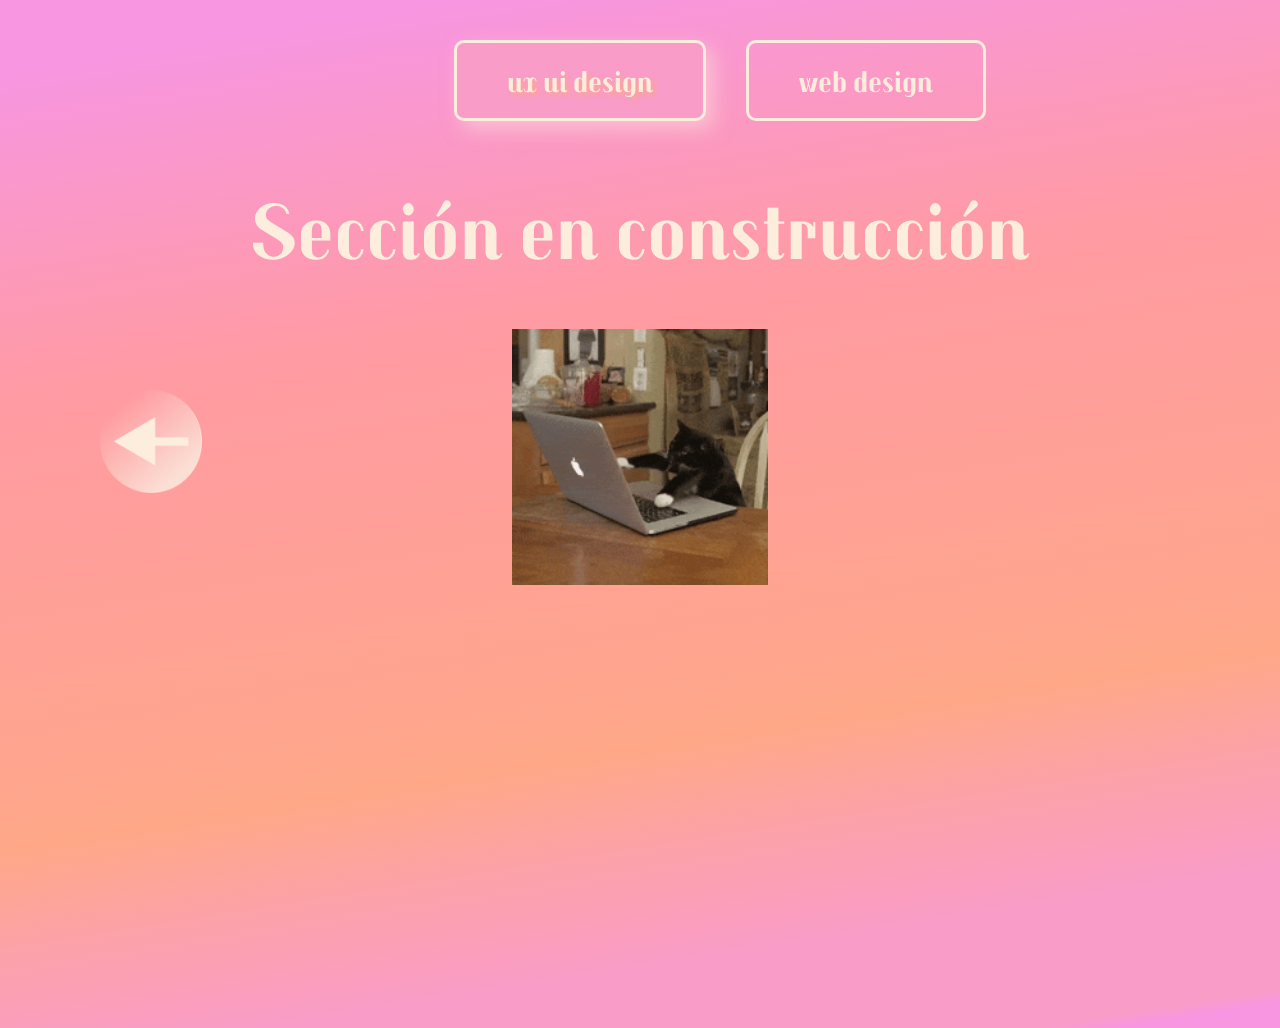
<file: web-uxui-design.html>
<!DOCTYPE html>
<html lang="en">
<head>
    <meta charset="UTF-8">
    <meta name="viewport" content="width=device-width, initial-scale=1.0">
    <title>Alba's Portfolio</title>

    <link rel="stylesheet" href="css/style.css">
    <link rel="stylesheet" href="css/overflow-hidden.css">
    <link rel="preconnect" href="https://fonts.googleapis.com">
    <link rel="preconnect" href="https://fonts.gstatic.com" crossorigin>
    <link href="https://fonts.googleapis.com/css2?family=Nunito:wght@400;500&family=Trochut:ital,wght@0,400;0,700;1,400&display=swap" rel="stylesheet">


</head>
<body>

    <!-- Página en construcción ya que mi portfolio cambiará y mejorará tras la evaluación del proyecto -->
    <div class="pages">

        <div id="page1" class="page">
            <h1>Sección en construcción</h1>
           <img src="images/cat-gif.gif" alt="">


        </div>
    
    
        <div id="page2" class="page">                                                                                                                                                                                                                                                                                                                                                                                                                                                                                                                                                                                                                                                                                                                                                                                                                                                                                                                                                                                                                                                                                                                                                                                                                                                                                                                                                                                                                                                                                                                                                                                                                                                                                                                                                                                                                                                                                                                                                                                                                                                                                                                                                                                                                                                                                                                                                                                                                                                                                                                                                                                                                                                                                                                                                                                                                                                                                                                                                                                                                                                                                                                                                                                                                                                                                                                                                                                                                                                                                                                                                                                                                                                                                                                                                                                                                                                                                                                                                                                                                                                                                                                                                                                                                                                                                                                                                                                                                                                                                                                                                                                                                                                                                                                                                                                                                                                                                                                                                                                                                                                                                                                                                                                
            <h1>Sección en Construcción </h1>
            <img src="images/cat-gif.gif" alt="">
            
            
        </div>
    
    </div>

    <a href="index.html"><img class="backBubble" src="images/arrow-bubble.png" alt=""></a>

    <!-- Multi-page (dos páginas en un mismo html) -->
    <div class="btnContainer">
        <button class="btn active" id="btnUxui" onclick="changePage(0)">ux ui design</button>
        <button class="btn" id="btnWeb" onclick="changePage(1)">web design</button>
    </div>
    
    <script src="js/index.js">
    </script>
</body>
</html>
</file>
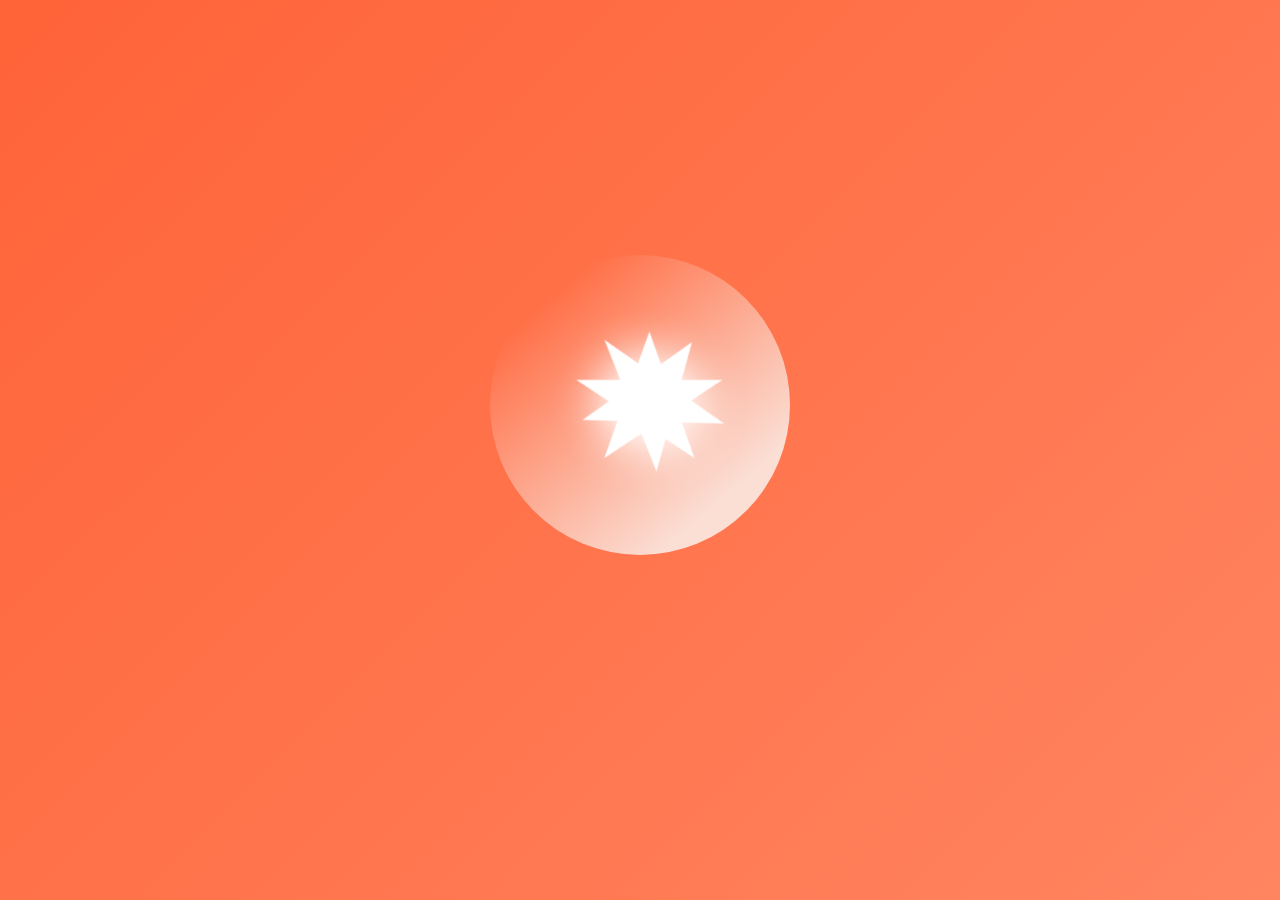
<file: proyectos/btm.html>
<!DOCTYPE html>
<html lang="en">
<head>
    <meta charset="UTF-8">
    <meta name="viewport" content="width=device-width, initial-scale=1.0">
    <title>Alba's Portfolio - Bedtime Magic</title>

    <link rel="stylesheet" href="../css/projects.css">
    <link rel="stylesheet" href="../css/btm.css">
    <link rel="preconnect" href="https://fonts.googleapis.com">
    <link rel="preconnect" href="https://fonts.gstatic.com" crossorigin>
    <link href="https://fonts.googleapis.com/css2?family=Nunito:wght@400;500&family=Trochut:ital,wght@0,400;0,700;1,400&display=swap" rel="stylesheet">
</head>
<body>
    
    <!-- Link para volver a la página de inicio -->
    <div>
        <a class="backLink" href="../index.html">Volver al inicio</a>
    </div>
    
     <!-- El main container que aborda todo el contenido del proyecto en cuestión -->
    <main class="mainContainer">
        <div class="nameContainer">
            <img class="nameImg" src="../images/proyectos/btm/btm-full-logo.png" alt="">
        </div>
        <div class="btmMockupContainer">
            
        </div>
    </main>

    <!-- Loader ya explicado en index.html -->    
    <div id="loader">
        <div class="bubbleContainer">
            <div class="bubble">
                <img src="../images/star.png" alt="">
            </div>  
        </div>
        
    </div>

    <!-- Nuevo source de js para las secciones de proyectos -->
    <script src="../js/projects.js">

        </script>
</body>
</html>
</file>
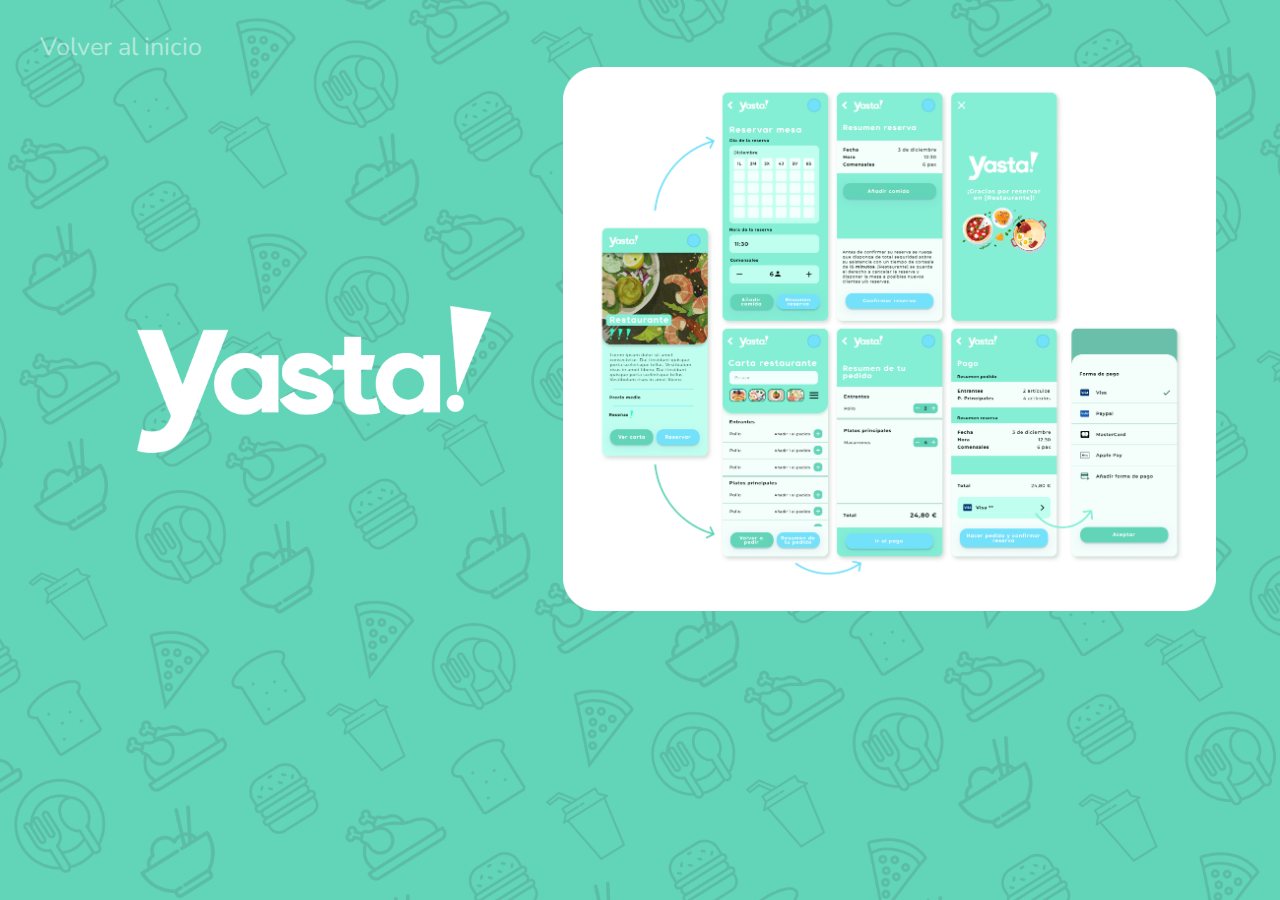
<file: proyectos/yasta.html>
<!DOCTYPE html>
<html lang="en">
<head>
    <meta charset="UTF-8">
    <meta name="viewport" content="width=device-width, initial-scale=1.0">
    <title>Alba's Portfolio - Yasta!</title>

    <link rel="stylesheet" href="../css/projects.css">
    <link rel="stylesheet" href="../css/yasta.css">
    <link rel="preconnect" href="https://fonts.googleapis.com">
    <link rel="preconnect" href="https://fonts.gstatic.com" crossorigin>
    <link href="https://fonts.googleapis.com/css2?family=Nunito:wght@400;500&family=Trochut:ital,wght@0,400;0,700;1,400&display=swap" rel="stylesheet">
</head>
<body>

    <!-- Link para volver a la página de inicio -->
    <div>
        <a class="backLink" href="../index.html">Volver al inicio</a>
    </div>
    
     <!-- El main container que aborda todo el contenido del proyecto en cuestión -->
    <main class="mainContainer">
        <div class="nameContainer">
            <img class="nameImg" src="../images/proyectos/yasta/yasta-logo.png" alt="">
        </div>
        <div class="mockupContainer">
            <img src="../images/proyectos/yasta/yasta-wireframes.png" alt="">
        </div>
    </main>

    <!-- Loader ya explicado en index.html -->    
    <div id="loader">
        <div class="bubbleContainer">
            <div class="bubble">
                <img src="../images/star.png" alt="">
            </div>  
        </div>
        
    </div>

    <!-- Nuevo source de js para las secciones de proyectos -->
    <script src="../js/projects.js"></script>

</body>
</html>
</file>
<file: css/style.css>
/* ------------------------------------------------------------------ */


/* Librería de colores utilizando variables */
:root {
    
    --primary-color: #F896E1;
    --secondary-color: #FFB69A;

    --font-color: #FDEDDD;
    


}



/* ------------------------------------------------------------------ */



/* Aplicada la fuente 'Trochut' a todos los elementos */
* {
    font-family: 'Trochut';
}

/* Aplicado a todas las etiquetas a (links) */
a {
    text-decoration: none;
}


/* ------------------------------------------------------------------ */



/* El elemento body con un margen de 0 en todos sus lados, 
una altura mínima y un linear-gradient para hacer ese fondo de varios colores */
body {
    margin: 0;
    min-height: 100vh;
    background: linear-gradient(171deg, #F896E1 6.11%, #FF9BA3 32.49%, #FF9F9A 45.43%, #FFA392 57.41%, #FFA68C 65.48%, #FFA887 69.22%, #FCA2A7 76.96%, #FB9FB8 82.23%, #F99CC8 87.2%, #F99CC8 96.86%, #F896E1 97.92%);
}

 

/* ------------------------------------------------------------------ */



/* --------------- CONTENIDO PRINCIPAL ------------------------ */



/* Contenedor principal */
.mainContainer { 
    width: 100%;
    height: 100%;
}



/* --------- Burbuja 1 [albavg] --------- */

/* Burbuja con mi nombre/logo en la esquina superior izquierda */
.nameBubble {
    width: 160px;
    height: 160px;
    position: absolute;
    top: 30px;
    left: 35px;
}

/* Tamaño de la imagen */
.nameBubble img {
    width: 140px;
    height: 140px;
}

/* Animación para que la burbuja flote */
.float {
    animation: floatingBubble 4s linear infinite alternate, sideways 2s ease-in-out infinite alternate;
}

/* Keyframes de las animaciones (animación de lado a lado y de arriba a abajo) */
@keyframes sideways {
    0% { 
        margin-left:0px;
    }
    100% { 
        margin-left: 20px;
    }
}

@keyframes floatingBubble {
     0% {
        top: 40px;
    }
    100% {
        top: 20px;
    }
}

/* ---------  --------- */






/* --------- Burbuja 2 [diseño ux ui] --------- */

/* Contenedor de la burbuja y el texto */
.designBubble {
    display: flex;
    flex-direction: row;
    align-items: center;
    width: fit-content;
    height: 50px;
    position: absolute;
    right: 35px;
    bottom: 30px;
    gap: 15px
}

/* Texto junto a la burbuja */
.designBubble-txt {
    width: 150px;
    color: #FDEDDD;
    font-size: 30px;
}

/* La propia burbuja (tamaño) */
.designBubble img {
    width: 50px;
    height: 50px;
}

/* ---------  --------- */





/* --------- Burbuja 3 [Hi! I'm Alba] --------- */

/* Disposición de la burbuja principal */
.titleBubble {
    display: flex;
    flex-direction: column;
    justify-content: center;
    text-align: center;
    
    margin: 0 auto;
    margin-top: 155px;
    width: 680px;
    height: 680px;
    /*background: linear-gradient(139deg, rgba(251, 223, 213, 0.00) 17.03%, #FBDFD5 80.11%);*/
    
    text-shadow: 3px 3px 5px #FFB69A;
    border-radius: 50%;
    line-height: 5px;
}

/* La elipse de la burbuja */
.titleImg {
    position: absolute;
    width: 680px;
    z-index: -1;
}

/* La luz de la elipse */
.titleLightBubble {
    position: absolute;
    width: 20%;
    z-index: -2;
    top: 530px;
    right: 350px;
}

/* Título */
.titleTxt {
    font-size: 210px;
    color: #FDEDDD;
}

/* Subtítulo */
.subtitleTxt{
    font-size: 120px;
    margin-top: 0;
    animation: fontcolor 3s infinite alternate;
    text-shadow: 3px 3px 7px var(--font-color);
}

/* Cambio de color del subtítulo */
@keyframes fontcolor {
    0% {
        color: #F896E1;
    }

    10% {
        color: #FF9BA3;
    }

    20% {
        color: #FF9F9A;
    }

    30% {
        color: #FFA392;
    }

    40% {
        color: #FFA68C;
    }

    50% {
        color: #FFA887 ;
    }

    60% {
        color: #FCA2A7 ;
    }

    70% {
        color: #FB9FB8 ;
    }

    80% {
        color: #F99CC8 ;
    }

    90% {
        color: #F99CC8 ;
    }

    100% {
        color: #F896E1 ;        
    }
}


/* --------- Índice de burbujas --------- */

/* Estilos del índice comentado como idea anteriormente */
/*
.indexContainer {
    margin: 0 auto;
    margin-top: 5%;
    margin-bottom: 250px;
    width: 90%;
    display: flex;
    justify-content: center;
    position: relative;
}

.bgBubbles {
    position: absolute;
    left: 27%;
}

.bgBubbles img {
    width: 130%;
}

.bubblePath {
    position: relative;
    margin-top: 23%;
}

.bubblePathIndex {
    width: 50%;
    position: relative;
    padding: 10px 0;
    
}

.bubblePathContent {
    padding: 30px 0px;
    position: relative;
    display: flex;
    flex-direction: row;
    align-items: center;
    gap: 40px;
}

.bubblePathIndex:nth-child(odd):after {
    left: -16px;
    
  }

.bubblePathIndex:nth-child(even) {
    left: 0;
    text-align: right;
}

.bubblePathIndex:nth-child(odd) {
    left: 40%;
    padding-left: 80px;
}


.bubblePathIndex:last-child {
    left: 10%;
}

.indexSection {
    color: var(--font-color);
    font-size: 70px;
    line-height: 40px;
}


.indexSection1:hover, .indexSection2:hover, .indexSection3:hover, .indexSection4:hover {
    text-shadow: 3px 2px 7px #fdedddcc;
} */

/* --------------------------------- */

/* ---------  --------- */




/* --------------- SECCIÓN DEL PORTFOLIO ------------------------ */


.portfolioSection {
    height: 100%;
    
}

.sectionTitle {
    font-size: 90px;
    color: #FDEDDD;
    text-shadow: 3px 3px 5px #F896E1;
    text-align: center;
}

/* Banner */
.sectionBanner {
    width: 100%;
    background-color: #F99CC8;
    margin: 300px auto 100px auto;
    height: 50vh;

    display: flex;
    flex-direction: column;
    align-items: center;
    justify-content: center;
    cursor: pointer;
}

.bannerText {
    font-size: 120px;
    color: #FBDFD5;
    text-shadow: 3px 3px 5px #FFA887;
}

.bannerSubtitle {
    font-size: 35px;
    color: #FDEDDD;
}

/* Galería */
.sectionGallery {
    width: 80%;
    margin: 0 auto;
    height: 100%;
    display: flex;
    flex-direction: row;
    flex-wrap: wrap;
    gap: 40px;
    justify-content: center;
}

.galleryContainer {
    background: linear-gradient(139deg, rgba(251, 223, 213, 0.00) 17.03%, #FBDFD5 80.11%);
    width: 30%;
    height: 35vh;
    border-radius: 30px;
    display: flex;
    flex-direction: column;
    justify-content: center;
    align-items: center;

    transition: transform .2s;
    cursor: pointer;
}

.galleryContainer:hover {
    transform: scale(1.05);
    box-shadow: 8px 8px 20px #fdeddd80;
}

.x1 {
    background: none;
    background-color: white;
}

.x2 {
    background: none;
    background-color: lightgray;
}

.x3 {
    background: #7886FF;
}

.x4 {
    background: none;
    background-color: rgb(255, 242, 226);
}

.x5 {
    background: url(../images/proyectos/yasta/yasta-bg.png);
    background-size: contain;
}

.x6 {
    background: none;
    background-color: #1A232F;
}

.galleryImg {
    width: 80%;
}

.galleryName {
    font-size: 35px;
    margin: 0 auto;
    color: #2882DE;
    font-family: 'Nunito';
}

.galleryLink {
    display: flex;
    text-align: center;
    flex-direction: column;
    justify-content: center;
    align-items: center;
    height: 346px;
}

.soonText {
    display: flex;
    justify-content: center;
    padding: 50px;
    font-size: 40px;
    color: #FDEDDD;
    font-weight: 700;
}

/* ---------  --------- */




/* --------------- PIE DEL PORTFOLIO ------------------------ */

.portfolioFooter {
    height: 10vh;
    width: auto;
    margin-top: 200px;
    display: flex;
    flex-direction: column-reverse;
    justify-content: center;
    align-items: center;
    padding: 100px;
    color: #FBDFD5;
    font-size: 40px;
}

/* Lista de links útiles */
.linkList {
    list-style: none;
    text-align: center;
    padding: 0;
    display: flex;
    gap: 50px;
    
}

.linkList li a {
    color: var(--font-color);
    font-weight: 700;
    font-family: 'Nunito';
    font-size:30px;
}

/* ---------  --------- */




/* --------------- LOADER DE LA WEB ------------------------ */

/* Estilos y animaciones para el loader */
#loader {
    display: block;
    position: fixed;
    top: 0;
    left: 0;
    z-index: 100;
    background: linear-gradient(-45deg, #f72269, #FF78B9, #ff906e, #ff6338);
    height: 100vh;
    width: 100vw;
    transition: opacity 1s ease;
    animation: gradient 3s ease infinite;
    background-size: 400% 400%;
}

@keyframes gradient {
    0% {
        background-position: 0% 50%;
    }
    50% {
        background-position: 100% 50%;
    }
    100% {
        background-position: 0% 50%;
    }
}

.disappear {
    opacity: 0;
    pointer-events: none;
}

.bubbleContainer {
    display: flex;
    margin: 0 auto;
    width: 40%;
    height: 90%;
    justify-content: center;
    align-items: center;
}

.bubble {
    border-radius: 50%;
    position: absolute;
    height: 300px;
    width: 300px;
    background: linear-gradient(139deg, rgba(251, 223, 213, 0.00) 17.03%, #FBDFD5 80.11%);
    animation: bounce 2s infinite alternate;
    display: flex;
    align-items: center;
    justify-content: center;
}

@keyframes bounce {
    0% {
        transform: scale(1) translate(0,0px);
      }
    20% {
        transform: scaleY(0.95) scaleX(1.05);
      }
    50% {
        transform: scaleY(0.98) scaleX(0.9) translate(0, 20px);
      }
    100% {
        transform: scale(1) translate(0,0px);
      }
}

.bubbleText {
    font-size: 50px;
    color: #FBDFD5;
    text-shadow: 3px 3px 5px #FFB69A;
    font-weight: 700;
}

/* ---------  --------- */




/* --------------- MENU PARA PANTALLAS PEQUEÑAS ------------------------ */

/* Escondemos el menú en la resolución de pantalla por defecto */
.burgerMenuContainer {
    display: none;
}

.burgerModalContainer {
    display: none;
}



/* ---------  --------- */




/* --------------- PÁGINA MULTIPAGE ------------------------ */

.pages {
    display: flex;
    flex-direction: row;
    width: calc(100% * 2);
    height: 70vh;
    overflow-x: hidden;
    margin-top: 10%;
    transition: transform 0.5s ease;
}

.page {
    flex: 1;
    color: #FDEDDD;
    font-size: 40px;
}

.page img {
    width: 20%;
}

#page1 {
    display: flex;
    flex-direction: column;
    align-items: center;

}

#page2 {
    display: flex;
    flex-direction: column;
    align-items: center;
}

.btnContainer {
    display: flex;
    justify-content: center;
    gap: 40px;
    position: fixed;
    top: 40px;
    left: 35.5%;
}

.btn {
    padding: 20px 50px;
    border: none;
    font-size: 30px;
    font-weight: 700;
    color: #FDEDDD;
    border-radius: 10px;
    background-color: inherit;
    border: 3px solid #FDEDDD;
    cursor: pointer;
}

.active {
    background-color: #F99CC8;
    text-shadow: 3px 3px 5px #FFA887;
    box-shadow: 8px 8px 20px #fdeddd80;
}

/* ---------  --------- */




/* --------------- BURBUJA PARA IR ATRÁS ------------------------ */

.backBubble {
    position: fixed;
    top: 390px;
    left: 100px;
    width: 8%;
    transition: transform .3s;
    cursor: pointer;
}

.backBubble:hover {
    transform: scale(1.05);
}




/* ---------  --------- */




/* --------------- RESPONSIVE DESIGN ------------------------ */


@media screen and (max-width: 768px) {



.mainContainer {
    width: 100%;
}

/* --------- Burbuja 1 [albavg] --------- */

/* Burbuja con mi nombre/logo en la esquina superior izquierda */
.nameBubble {
    width: 100px;
    height: 100px;
    position: absolute;
    top: 10px;
    left: 25px;
}

/* Tamaño de la imagen */
.nameBubble img {
    width: 100px;
    height: 100px;
}

/* Animación para que la burbuja flote */
.float {
    animation: floatingBubble 4s linear infinite alternate, sideways 2s ease-in-out infinite alternate;
}

/* Keyframes de las animaciones (animación de lado a lado y de arriba a abajo) */
@keyframes sideways {
    0% { 
        margin-left:0px;
    }
    100% { 
        margin-left: 20px;
    }
}

@keyframes floatingBubble {
     0% {
        top: 20px;
    }
    100% {
        top: 30px;
    }
}

/* ---------  --------- */






/* --------- Burbuja 2 [diseño ux ui] --------- */

/* Contenedor de la burbuja y el texto */
.designBubble {
    display: flex;
    flex-direction: row-reverse;
    align-items: center;
    width: fit-content;
    height: 50px;
    position: absolute;
    left: 25px;
    bottom: 30px;
    gap: 15px
}

/* Texto junto a la burbuja */
.designBubble-txt {
    width: 150px;
    color: #FDEDDD;
    font-size: 30px;
}

/* La propia burbuja (tamaño) */
.designBubble img {
    width: 50px;
    height: 50px;
}

/* ---------  --------- */





/* --------- Burbuja 3 [portfolio 2024] --------- */

/* Disposición de la burbuja principal */
.titleBubble {
    display: flex;
    flex-direction: column;
    justify-content: center;
    align-items: center;
    text-align: center;
    
    margin: 0 auto;
    margin-top: 155px;
    width: 100%;
    height: 450px;
    /*background: linear-gradient(139deg, rgba(251, 223, 213, 0.00) 17.03%, #FBDFD5 80.11%);*/
    
    text-shadow: 3px 3px 5px #FFB69A;
    border-radius: 50%;
    line-height: 5px;
}

/* La elipse de la burbuja */
.titleImg {
    position: absolute;
    width: 90%;
    z-index: -1;
}

/* La luz de la elipse */
.titleLightBubble {
    display: none;
}

/* Título */
.titleTxt {
    font-size: 160px;
    color: #FDEDDD;
}

/* Subtítulo */
.subtitleTxt{
    font-size: 60px;
    margin-top: 0;
    color: #FDEDDD;
}

/* ---------  --------- */


/* --------- Índice de burbujas --------- */

/* Contenedor del índice (texto e imagen) */
.indexContainer {
    display: none;
}

.bgBubbles {
    display: none;}




/* --------------------------------- */



/* --------- Pie de la web --------- */
.portfolioFooter {
    font-size: 20px;
}

.linkList {
    gap: 30px;
}

.linkList li a {
    font-size: 15px;
}

/* --------------------------------- */



/* --------- Menú desplegable --------- */

.burgerMenuContainer {
    display: block;
    position: fixed;
    right: 30px;
    top: 40px;
    z-index: 1;
}

.burgerMenuContainer a {
    content: url(../images/burger-menu.svg);
}

.burgerModalContainer {
    display: none;
    position: fixed;
    z-index: 1;
    right: 0;
    top: 0;
    width: 100%;
    height: 100%;
    margin: 0;
    overflow: hidden;
    animation: openMenu 1s;
}

@keyframes openMenu {
    from {
        right: -400px;
    }
    to {
        right: 0px;
    }
}

.burgerModalContent {
    background: linear-gradient(171deg, #F896E1 6.11%, #FF9BA3 32.49%, #FF9F9A 45.43%, #FFA392 57.41%, #FFA68C 65.48%, #FFA887 69.22%, #FCA2A7 76.96%, #FB9FB8 82.23%, #F99CC8 87.2%, #F99CC8 96.86%, #F896E1 97.92%);
    margin: 0 auto;
    padding-top: 10px;
    width: 100%;
    height: 100vh;
    position: relative;
}

.menuTitle {
    font-size: 50px;
    padding: 20px 40px;
    color: #FDEDDD;

}

.menuList {
    list-style: none;
    font-size: 30px;
    padding: 0;
}

.menuListLabel {
    padding: 30px 30px;
    width: 70%;
    background: linear-gradient(139deg, rgba(251, 223, 213, 0.00) 17.03%, #FBDFD5 80.11%);
    margin-bottom: 10px;
    border-top-right-radius: 10px;
    border-bottom-right-radius: 10px;
    color: #FDEDDD;
    text-shadow: 3px 3px 5px #FFA887;
}


.closeModal {
    color: #FCA2A7;
    position: absolute;
    top: 30px;
    right: 20px;
    
}

/* --------------------------------- */


/* --------- Banner --------- */
.sectionBanner {
    margin-top: 350px;
    height: 40vh;
    text-align: center;
}

.bannerText {
    font-size: 90px;
    color: #FBDFD5;
    text-shadow: 3px 3px 5px #FFA887;
}

.bannerSubtitle {
    font-size: 25px;
    color: #FDEDDD;
}

/* --------- Galería --------- */
.sectionGallery {
    width: 80%;
    margin: 0 auto;
    height: 100%;
    display: flex;
    flex-direction: row;
    flex-wrap: wrap;
    gap: 40px;
    justify-content: center;
}

.galleryContainer {
    width: 100%;
    height: 35vh;
    border-radius: 30px;
    display: flex;
    flex-direction: column;
    justify-content: center;
    align-items: center;

    transition: transform .2s;
    cursor: pointer;
}

.sectionTitle {
    font-size: 70px;
    line-height: 50px;
    color: #FDEDDD;
    text-shadow: 3px 3px 5px #F896E1;
    text-align: center;
    margin-top: 120px;
}

.soonText {
    display: flex;
    justify-content: center;
    padding: 50px;
    font-size: 35px;
    color: #FDEDDD;
    font-weight: 700;
    text-align: center;
}

.mainContainer {
    display: flex;
    flex-direction: column;
    align-items: center;
}

.galleryContainer:nth-child(4) {
    display: none;
}

.galleryContainer:last-child {
    display: none;
}


}
</file>
<file: css/overflow-hidden.css>
body {
    overflow: hidden;
}
</file>
<file: css/projects.css>
:root {

    --barkibu: 'Nunito';
    --btm: 'Nunito';
    --cc: 'Jua';
    --miui: 'Roboto';
    --yasta: 'Nunito';
}


body {
    margin: 0;
}

.mainContainer {
    height: 100vh;
    width: 90%;
    margin: 0 auto;
    display: grid;
    grid-template-columns: 1fr 1fr 1fr 1fr 1fr 1fr 1fr;
    grid-template-rows: 0.4fr 1fr 1fr 1fr 1fr 1fr 1fr;
}

.backLink {
    text-decoration: none;
    position: absolute;
    top: 30px;
    left: 40px;
    font-size: 25px;
    opacity: 0.5;
    transition: 0.5s;
}

.backLink:hover {
    opacity: 1;
}

#loader {
    display: block;
    position: fixed;
    top: 0;
    left: 0;
    z-index: 100;
    height: 100vh;
    width: 100vw;
    transition: opacity 1s ease;
    animation: gradient 3s ease infinite;
    background-size: 400% 400%;
}

@keyframes gradient {
    0% {
        background-position: 0% 50%;
    }
    50% {
        background-position: 100% 50%;
    }
    100% {
        background-position: 0% 50%;
    }
}

.disappear {
    opacity: 0;
    pointer-events: none;
}

.bubbleContainer {
    display: flex;
    margin: 0 auto;
    width: 40%;
    height: 90%;
    justify-content: center;
    align-items: center;
}

.bubble {
    border-radius: 50%;
    position: absolute;
    height: 300px;
    width: 300px;
    background: white;
    animation: bounce 2s infinite alternate;
    display: flex;
    align-items: center;
    justify-content: center;
}

.bubble img {
    width: 80%;
    margin-left: 20px;
}

@keyframes bounce {
    0% {
        transform: scale(1) translate(0,0px);
      }
    20% {
        transform: scaleY(0.95) scaleX(1.05);
      }
    50% {
        transform: scaleY(0.98) scaleX(0.9) translate(0, 20px);
      }
    100% {
        transform: scale(1) translate(0,0px);
      }
}

#loader {
    display: block;
    position: fixed;
    top: 0;
    left: 0;
    z-index: 100;
    background: linear-gradient(-45deg, #f72269, #FF78B9, #ff906e, #ff6338);
    height: 100vh;
    width: 100vw;
    transition: opacity 1s ease;
    animation: gradient 3s ease infinite;
    background-size: 400% 400%;
}

@keyframes gradient {
    0% {
        background-position: 0% 50%;
    }
    50% {
        background-position: 100% 50%;
    }
    100% {
        background-position: 0% 50%;
    }
}

.disappear {
    opacity: 0;
    pointer-events: none;
}

.bubbleContainer {
    display: flex;
    margin: 0 auto;
    width: 40%;
    height: 90%;
    justify-content: center;
    align-items: center;
}

.bubble {
    border-radius: 50%;
    position: absolute;
    height: 300px;
    width: 300px;
    background: linear-gradient(139deg, rgba(251, 223, 213, 0.00) 17.03%, #FBDFD5 80.11%);
    animation: bounce 2s infinite alternate;
    display: flex;
    align-items: center;
    justify-content: center;
}

@keyframes bounce {
    0% {
        transform: scale(1) translate(0,0px);
      }
    20% {
        transform: scaleY(0.95) scaleX(1.05);
      }
    50% {
        transform: scaleY(0.98) scaleX(0.9) translate(0, 20px);
      }
    100% {
        transform: scale(1) translate(0,0px);
      }
}

.bubbleText {
    font-size: 50px;
    color: #FBDFD5;
    text-shadow: 3px 3px 5px #FFB69A;
    font-weight: 700;
}

@media screen and (max-width: 768px) {
    .mainContainer {
        display: flex;
        flex-direction: column;
        align-items: center;
        text-align: center;
        gap: 30px;
        margin-top: 90px;
    } 

    .barkibuMap, .barkibuLofi {
        display: none;
    }

    .miuiIcons, .miuiBtns, .miuiDesignpr {
        display: none;
    }

    

}
</file>
<file: css/btm.css>
body {
    background: url(../images/proyectos/btm/btm-bg.png);
    background-size: cover;
}

* {
    font-family: var(--btm);
}

.mainContainer {
    grid-template-columns: 1fr 1fr 1fr 1fr 1fr 1fr 1fr;
    grid-template-rows: 0.4fr 1fr 1fr 1fr 1fr 1fr 1fr;
}

.nameContainer {
    width: 120%;
    grid-area: 4 / 2 / 5 / 4;
    gap: 30px;
    justify-self: center;
    padding-bottom: 20px;
    padding-top: 10px;
    display: flex;
    flex-direction: row;
    margin-top: 60px;
    
}

.nameImg {
    width: 100%;
    
}

.backLink {
    color: #7886FF;
}


.btmMockupContainer img {
    width: 100%;
}

.btmMockupContainer {
    width: 150%;
    grid-area: 3 / 5 / 7 / 7 ;
    justify-self: center;
    align-self: center;

}

@media screen and (max-width: 768px) {
    .nameContainer {
        width: 90%
    } 

    .btmMockupContainer {
        width: 90%;
    }

    body {
        overflow-y: hidden;
    }



}
</file>
<file: css/yasta.css>
body {
    background: url(../images/proyectos/yasta/yasta-bg.png);
    background-size: cover;
    background-repeat: no-repeat;
}

* {
    font-family: var(--yasta);
}

.mainContainer {
    grid-template-columns: 1fr 1fr 1fr 1fr 1fr 1fr;
    grid-template-rows: 0.4fr 1fr 1fr 1fr 1fr 1fr;
}

.nameContainer {
    width: 190%;
    padding: 50px;
    padding-bottom: 20px;
    grid-area: 3 / 1 / 5;
    justify-self: left;
    margin-left: 20px;
    margin-top: 20px;
    
}

.nameImg {
    width: 100%;
    
}

.mockupContainer img {
    width: 100%;
}

.mockupContainer {
    width: 85%;
    grid-area: 2 / 3 / 4 / last-line;
    justify-self: right;
}

.backLink {
    color: white;
}

@media screen and (max-width: 768px) {

    .mockupContainer {
        padding: 0px;
    }

    .text1 {
        margin: 0;
    }

    .barkibuDrawings {
        padding-bottom: 100px;
    }

    body {
         background-repeat: repeat;
    }
   

}
</file>
